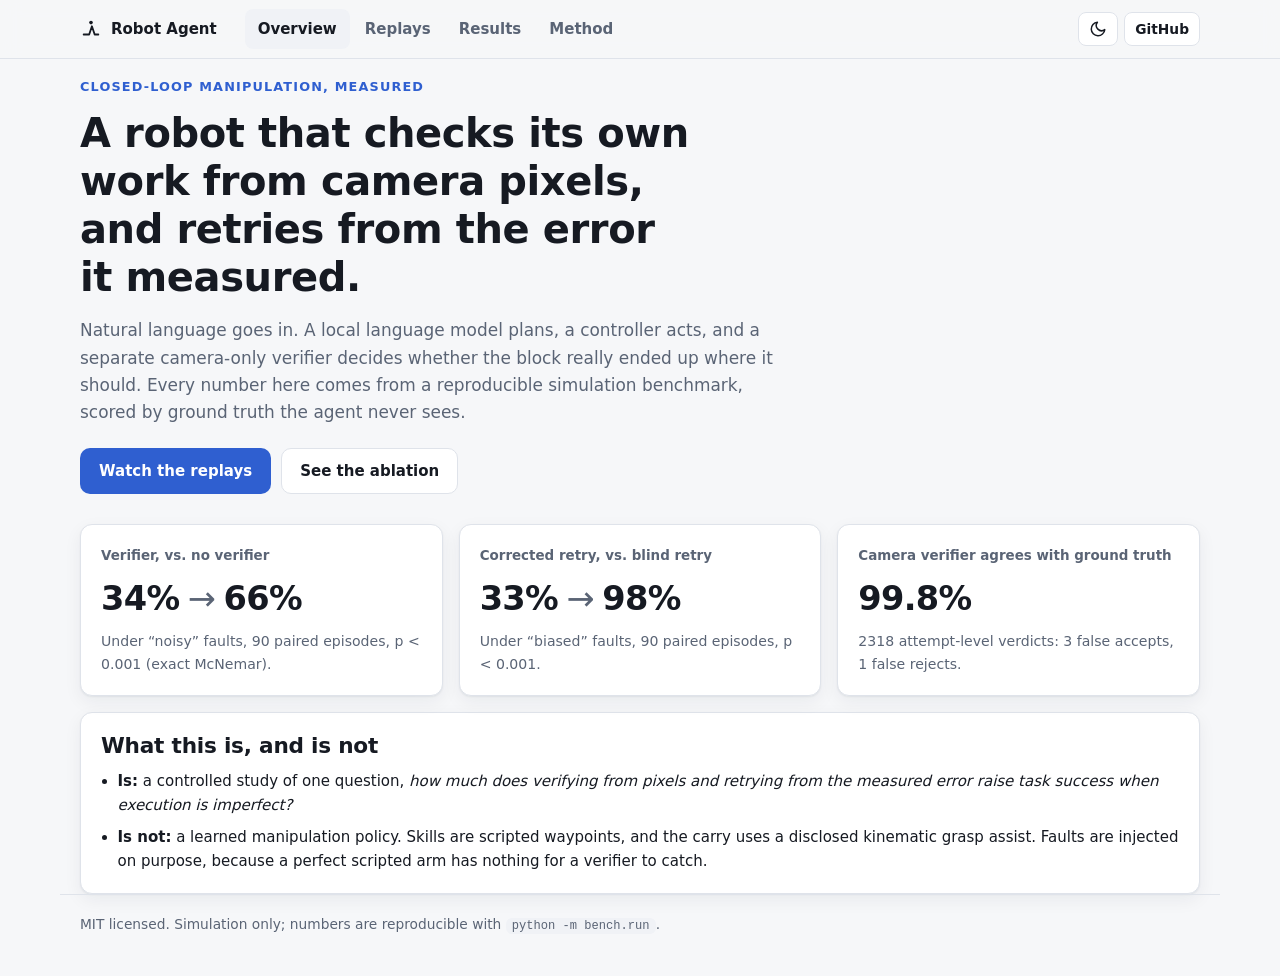
<file: web/index.html>
<!doctype html>
<html lang="en">
<head>
  <meta charset="utf-8">
  <meta name="viewport" content="width=device-width, initial-scale=1">
  <title>Language-to-Action Robot Agent: closed-loop verification, measured</title>
  <meta name="description" content="A language-to-action manipulation agent that verifies outcomes from camera pixels and retries from the measured error. Replays and ablation results.">
  <link rel="icon" href="data:image/svg+xml,%3Csvg xmlns=%27http://www.w3.org/2000/svg%27 viewBox=%270 0 24 24%27%3E%3Cpath d=%27M4 18h6l3-9 3 9h4%27 fill=%27none%27 stroke=%27%237aa7ff%27 stroke-width=%272.4%27 stroke-linecap=%27round%27 stroke-linejoin=%27round%27/%3E%3Ccircle cx=%2712%27 cy=%275%27 r=%272.2%27 fill=%27%237aa7ff%27/%3E%3C/svg%3E">
  <link rel="stylesheet" href="styles.css">
  <script>
    // Apply the saved theme before first paint to avoid a flash.
    try { var t = localStorage.getItem("theme"); if (t) document.documentElement.dataset.theme = t; } catch (e) {}
  </script>
</head>
<body>
  <a class="skip" href="#main">Skip to content</a>

  <header class="top">
    <div class="wrap top-inner">
      <a class="brand" href="#overview" aria-label="Language-to-Action Robot Agent, home">
        <svg viewBox="0 0 24 24" width="22" height="22" aria-hidden="true"><path d="M4 18h6l3-9 3 9h4" fill="none" stroke="currentColor" stroke-width="2" stroke-linecap="round" stroke-linejoin="round"/><circle cx="12" cy="5" r="2" fill="currentColor"/></svg>
        <span>Robot Agent</span>
      </a>
      <nav class="tabs" role="tablist" aria-label="Sections">
        <button role="tab" id="tab-overview" aria-controls="view-overview" data-view="overview">Overview</button>
        <button role="tab" id="tab-replays" aria-controls="view-replays" data-view="replays">Replays</button>
        <button role="tab" id="tab-results" aria-controls="view-results" data-view="results">Results</button>
        <button role="tab" id="tab-method" aria-controls="view-method" data-view="method">Method</button>
      </nav>
      <div class="top-actions">
        <button id="theme" class="icon-btn" type="button" aria-label="Toggle light and dark theme">
          <svg viewBox="0 0 24 24" width="18" height="18" aria-hidden="true"><path d="M21 12.8A9 9 0 1 1 11.2 3a7 7 0 0 0 9.8 9.8z" fill="none" stroke="currentColor" stroke-width="2" stroke-linejoin="round"/></svg>
        </button>
        <a class="link-btn" href="https://github.com/satyamshrivastav955-dotcom/language-to-action-robot-agent" rel="noopener">GitHub</a>
      </div>
    </div>
  </header>

  <main id="main" class="wrap">
    <noscript><p class="notice">This viewer needs JavaScript to load the recorded rollouts and results.</p></noscript>

    <!-- Overview -->
    <section id="view-overview" role="tabpanel" aria-labelledby="tab-overview" hidden>
      <div class="hero">
        <p class="eyebrow">Closed-loop manipulation, measured</p>
        <h1>A robot that checks its own work from camera pixels, and retries from the error it measured.</h1>
        <p class="lede">Natural language goes in. A local language model plans, a controller acts, and a separate camera-only verifier decides whether the block really ended up where it should. Every number here comes from a reproducible simulation benchmark, scored by ground truth the agent never sees.</p>
        <div class="cta">
          <button class="btn primary" type="button" data-go="replays">Watch the replays</button>
          <button class="btn" type="button" data-go="results">See the ablation</button>
        </div>
      </div>
      <div id="stats" class="stat-grid" aria-live="polite"></div>
      <div class="card callout">
        <h2>What this is, and is not</h2>
        <ul class="plain">
          <li><strong>Is:</strong> a controlled study of one question, <em>how much does verifying from pixels and retrying from the measured error raise task success when execution is imperfect?</em></li>
          <li><strong>Is not:</strong> a learned manipulation policy. Skills are scripted waypoints, and the carry uses a disclosed kinematic grasp assist. Faults are injected on purpose, because a perfect scripted arm has nothing for a verifier to catch.</li>
        </ul>
      </div>
    </section>

    <!-- Replays -->
    <section id="view-replays" role="tabpanel" aria-labelledby="tab-replays" hidden>
      <div class="section-head">
        <h2>Recorded rollouts</h2>
        <p class="muted">Each clip is a real simulation run. Pick a story, then step through the attempts.</p>
      </div>
      <div class="replay-layout">
        <aside class="story-list" id="stories" aria-label="Episodes"></aside>
        <div class="player" id="player" aria-live="polite"></div>
      </div>
    </section>

    <!-- Results -->
    <section id="view-results" role="tabpanel" aria-labelledby="tab-results" hidden>
      <div class="section-head">
        <h2>Ablation: success rate with and without the verifier</h2>
        <p class="muted" id="results-sub"></p>
      </div>
      <div class="seg" id="profile-seg" role="radiogroup" aria-label="Fault profile"></div>
      <p class="muted small" id="profile-desc"></p>
      <div id="results-table" class="card flush"></div>
      <div id="paired" class="card"></div>
      <div id="maniskill" class="card" hidden></div>
      <div class="two-col">
        <div id="confusion" class="card"></div>
        <div id="planners" class="card"></div>
      </div>
    </section>

    <!-- Method -->
    <section id="view-method" role="tabpanel" aria-labelledby="tab-method" hidden>
      <div class="section-head">
        <h2>How it works</h2>
        <p class="muted">One loop per subtask. The ground-truth oracle sits outside it and is read only to score the result.</p>
      </div>
      <div class="card"><div id="diagram"></div></div>
      <div class="two-col">
        <div class="card">
          <h3>Perception</h3>
          <p>An overhead RGB-D camera with sensor noise. Colour segmentation plus depth gives block centres; a local VLM (Qwen3-VL via Ollama) is the alternative grounder. The arm is moved out of view before each look.</p>
        </div>
        <div class="card">
          <h3>Verification and retry</h3>
          <p>The verifier measures where the block is relative to where it should be. A failed check yields an error vector. The corrected retry shifts the next release by that vector; the blind retry just repeats.</p>
        </div>
      </div>
      <div class="card">
        <h3>Limits you should know</h3>
        <ul class="plain" id="limits"></ul>
      </div>
    </section>
  </main>

  <footer class="wrap foot">
    <span>MIT licensed. Simulation only; numbers are reproducible with <code>python -m bench.run</code>.</span>
  </footer>

  <script src="app.js" defer></script>
</body>
</html>
</file>
<file: web/styles.css>
/* Design tokens ------------------------------------------------------- */
:root {
  --bg: #0e1014;
  --surface: #151820;
  --surface-2: #1b1f29;
  --border: #272c38;
  --text: #e8ebf1;
  --muted: #9aa3b4;
  --accent: #7aa7ff;
  --accent-ink: #0b1020;
  --ok: #4cc38a;
  --bad: #f0736b;
  --warn: #e9b44c;
  --shadow: 0 1px 0 rgba(255,255,255,.03) inset, 0 8px 24px rgba(0,0,0,.28);
  --radius: 12px;
  --mono: ui-monospace, "Cascadia Code", "SF Mono", Menlo, Consolas, monospace;
  --sans: ui-sans-serif, system-ui, -apple-system, "Segoe UI", Inter, Roboto, "Helvetica Neue", Arial, sans-serif;
  color-scheme: dark;
}
:root[data-theme="light"] {
  --bg: #f6f7f9; --surface: #ffffff; --surface-2: #f0f2f6; --border: #dfe3ea;
  --text: #161a22; --muted: #5a6475; --accent: #2f5fd0; --accent-ink: #ffffff;
  --ok: #1a8f5a; --bad: #c9453c; --warn: #a8740f;
  --shadow: 0 1px 2px rgba(20,30,50,.06), 0 6px 18px rgba(20,30,50,.06);
  color-scheme: light;
}
@media (prefers-color-scheme: light) {
  :root:not([data-theme="dark"]) {
    --bg: #f6f7f9; --surface: #ffffff; --surface-2: #f0f2f6; --border: #dfe3ea;
    --text: #161a22; --muted: #5a6475; --accent: #2f5fd0; --accent-ink: #ffffff;
    --ok: #1a8f5a; --bad: #c9453c; --warn: #a8740f;
    --shadow: 0 1px 2px rgba(20,30,50,.06), 0 6px 18px rgba(20,30,50,.06);
    color-scheme: light;
  }
}

/* Base --------------------------------------------------------------- */
* { box-sizing: border-box; }
html { scroll-behavior: smooth; }
body { margin: 0; background: var(--bg); color: var(--text); font: 15px/1.6 var(--sans); -webkit-font-smoothing: antialiased; }
h1, h2, h3 { line-height: 1.2; margin: 0; letter-spacing: -0.01em; }
h1 { font-size: clamp(1.7rem, 3.6vw, 2.5rem); font-weight: 700; max-width: 22ch; }
h2 { font-size: 1.35rem; font-weight: 650; }
h3 { font-size: 1rem; font-weight: 650; margin-bottom: 6px; }
p { margin: 0 0 12px; }
a { color: var(--accent); }
code { font-family: var(--mono); font-size: .88em; background: var(--surface-2); padding: 1px 6px; border-radius: 6px; }
.wrap { max-width: 1160px; margin: 0 auto; padding: 0 20px; }
.muted { color: var(--muted); }
.small { font-size: .86rem; }
.skip { position: absolute; left: -999px; top: 8px; background: var(--accent); color: var(--accent-ink); padding: 8px 12px; border-radius: 8px; z-index: 50; }
.skip:focus { left: 12px; }
:focus-visible { outline: 2px solid var(--accent); outline-offset: 2px; border-radius: 6px; }
[hidden] { display: none !important; }

/* Header ------------------------------------------------------------- */
.top { position: sticky; top: 0; z-index: 20; background: color-mix(in srgb, var(--bg) 86%, transparent); backdrop-filter: blur(10px); border-bottom: 1px solid var(--border); }
.top-inner { display: flex; align-items: center; gap: 18px; height: 58px; }
.brand { display: inline-flex; align-items: center; gap: 9px; font-weight: 650; color: var(--text); text-decoration: none; }
.tabs { display: flex; gap: 2px; margin-left: 10px; overflow-x: auto; scrollbar-width: none; }
.tabs button { background: none; border: 0; color: var(--muted); font: inherit; font-weight: 550; padding: 8px 13px; border-radius: 8px; cursor: pointer; white-space: nowrap; }
.tabs button:hover { color: var(--text); background: var(--surface); }
.tabs button[aria-selected="true"] { color: var(--text); background: var(--surface-2); }
.top-actions { margin-left: auto; display: flex; align-items: center; gap: 6px; }
.icon-btn, .link-btn { display: inline-flex; align-items: center; justify-content: center; height: 34px; min-width: 34px; padding: 0 10px; border: 1px solid var(--border); background: var(--surface); color: var(--text); border-radius: 8px; cursor: pointer; text-decoration: none; font: inherit; font-size: .86rem; font-weight: 550; }
.icon-btn:hover, .link-btn:hover { border-color: var(--accent); }

/* Layout pieces ------------------------------------------------------- */
main { padding-top: 34px; padding-bottom: 56px; min-height: 70vh; }
.section-head { margin-bottom: 20px; }
.section-head p { margin: 6px 0 0; }
.card { background: var(--surface); border: 1px solid var(--border); border-radius: var(--radius); padding: 20px; margin-top: 16px; box-shadow: var(--shadow); }
.card.flush { padding: 0; overflow: hidden; }
.two-col { display: grid; grid-template-columns: 1fr 1fr; gap: 16px; }
.two-col > .card { margin-top: 16px; }
@media (max-width: 860px) { .two-col { grid-template-columns: 1fr; } }
.notice { padding: 12px 14px; border: 1px solid var(--warn); border-radius: 10px; }
.plain { margin: 0; padding-left: 1.1em; display: grid; gap: 8px; }
.foot { padding-top: 18px; padding-bottom: 40px; color: var(--muted); font-size: .86rem; border-top: 1px solid var(--border); }

/* Hero ---------------------------------------------------------------- */
.hero { padding: 18px 0 30px; }
.eyebrow { color: var(--accent); font-weight: 650; font-size: .8rem; text-transform: uppercase; letter-spacing: .09em; margin-bottom: 12px; }
.lede { color: var(--muted); font-size: 1.06rem; max-width: 66ch; margin-top: 16px; }
.cta { display: flex; gap: 10px; flex-wrap: wrap; margin-top: 22px; }
.btn { font: inherit; font-weight: 600; padding: 10px 18px; border-radius: 10px; border: 1px solid var(--border); background: var(--surface); color: var(--text); cursor: pointer; }
.btn:hover { border-color: var(--accent); }
.btn.primary { background: var(--accent); color: var(--accent-ink); border-color: transparent; }
.btn.primary:hover { filter: brightness(1.08); }
.stat-grid { display: grid; grid-template-columns: repeat(3, 1fr); gap: 16px; }
@media (max-width: 860px) { .stat-grid { grid-template-columns: 1fr; } }
.stat { background: var(--surface); border: 1px solid var(--border); border-radius: var(--radius); padding: 20px; box-shadow: var(--shadow); }
.stat .k { color: var(--muted); font-size: .84rem; font-weight: 600; }
.stat .v { font-size: 2.1rem; font-weight: 720; letter-spacing: -0.02em; margin: 6px 0 4px; font-variant-numeric: tabular-nums; }
.stat .v .arrow { color: var(--muted); font-weight: 500; padding: 0 .25em; }
.stat .d { color: var(--muted); font-size: .88rem; }
.callout h2 { margin-bottom: 10px; }

/* Replays ------------------------------------------------------------- */
.replay-layout { display: grid; grid-template-columns: 300px 1fr; gap: 20px; align-items: start; }
@media (max-width: 960px) { .replay-layout { grid-template-columns: 1fr; } }
.story-list { display: grid; gap: 10px; }
.story { text-align: left; font: inherit; color: inherit; width: 100%; background: var(--surface); border: 1px solid var(--border); border-radius: var(--radius); padding: 14px 16px; cursor: pointer; }
.story:hover { border-color: color-mix(in srgb, var(--accent) 60%, var(--border)); }
.story[aria-current="true"] { border-color: var(--accent); box-shadow: 0 0 0 1px var(--accent) inset; }
.story .t { font-weight: 650; display: block; }
.story .s { color: var(--muted); font-size: .85rem; display: block; margin-top: 3px; }
.chips { display: flex; gap: 6px; flex-wrap: wrap; margin-top: 9px; }
.chip { font-size: .74rem; font-weight: 600; padding: 2px 8px; border-radius: 99px; border: 1px solid var(--border); color: var(--muted); background: var(--surface-2); }
.chip.ok { color: var(--ok); border-color: color-mix(in srgb, var(--ok) 45%, var(--border)); }
.chip.bad { color: var(--bad); border-color: color-mix(in srgb, var(--bad) 45%, var(--border)); }
.player { background: var(--surface); border: 1px solid var(--border); border-radius: var(--radius); padding: 18px; box-shadow: var(--shadow); min-width: 0; }
.player h3 { font-size: 1.15rem; margin-bottom: 2px; }
.player .instr { color: var(--muted); margin-bottom: 14px; }
.row { display: flex; flex-wrap: wrap; align-items: center; gap: 8px; margin: 10px 0; }
.row .label { color: var(--muted); font-size: .78rem; font-weight: 650; text-transform: uppercase; letter-spacing: .06em; min-width: 74px; }
.pill { font: inherit; font-size: .86rem; font-weight: 600; padding: 6px 12px; border-radius: 8px; border: 1px solid var(--border); background: var(--surface-2); color: var(--text); cursor: pointer; display: inline-flex; gap: 7px; align-items: center; }
.pill:hover { border-color: var(--accent); }
.pill[aria-pressed="true"] { background: var(--accent); color: var(--accent-ink); border-color: transparent; }
.pill .g { font-weight: 800; }
.pill .g.ok { color: var(--ok); } .pill .g.bad { color: var(--bad); }
.pill[aria-pressed="true"] .g { color: inherit; }
.stage { display: grid; grid-template-columns: 1.45fr 1fr; gap: 16px; margin-top: 12px; }
@media (max-width: 860px) { .stage { grid-template-columns: 1fr; } }
.media { background: #000; border-radius: 10px; overflow: hidden; border: 1px solid var(--border); position: relative; aspect-ratio: 4 / 3; }
.media video, .media img { width: 100%; height: 100%; object-fit: contain; display: block; background: #000; }
.media .cap { position: absolute; left: 8px; top: 8px; font-size: .72rem; font-weight: 650; background: rgba(0,0,0,.6); color: #fff; padding: 2px 8px; border-radius: 99px; }
.facts { display: grid; gap: 12px; align-content: start; }
.verdict { border: 1px solid var(--border); border-radius: 10px; padding: 12px 14px; background: var(--surface-2); }
.verdict .h { color: var(--muted); font-size: .76rem; font-weight: 650; text-transform: uppercase; letter-spacing: .06em; }
.verdict .b { font-size: 1.1rem; font-weight: 700; margin-top: 2px; }
.verdict.ok .b { color: var(--ok); } .verdict.bad .b { color: var(--bad); } .verdict.na .b { color: var(--muted); }
.verdict .n { color: var(--muted); font-size: .84rem; margin-top: 2px; }
.kv { display: grid; grid-template-columns: auto 1fr; gap: 6px 14px; font-size: .88rem; margin: 0; }
.kv dt { color: var(--muted); } .kv dd { margin: 0; font-family: var(--mono); font-size: .84rem; }
.hint { color: var(--muted); font-size: .8rem; margin-top: 12px; }
kbd { font-family: var(--mono); font-size: .78rem; border: 1px solid var(--border); border-bottom-width: 2px; border-radius: 5px; padding: 0 5px; background: var(--surface-2); }

/* Results ------------------------------------------------------------- */
.seg { display: inline-flex; background: var(--surface); border: 1px solid var(--border); border-radius: 10px; padding: 3px; gap: 2px; flex-wrap: wrap; }
.seg button { border: 0; background: none; color: var(--muted); font: inherit; font-weight: 600; padding: 7px 14px; border-radius: 7px; cursor: pointer; }
.seg button[aria-checked="true"] { background: var(--surface-2); color: var(--text); box-shadow: 0 0 0 1px var(--border) inset; }
table { width: 100%; border-collapse: collapse; font-variant-numeric: tabular-nums; }
th, td { text-align: left; padding: 12px 16px; border-bottom: 1px solid var(--border); vertical-align: middle; }
th { font-size: .76rem; text-transform: uppercase; letter-spacing: .06em; color: var(--muted); font-weight: 650; background: var(--surface-2); }
tr:last-child td { border-bottom: 0; }
td.arm { font-weight: 600; white-space: nowrap; }
td.arm small { display: block; color: var(--muted); font-weight: 450; font-size: .78rem; white-space: normal; }
.cellwrap { min-width: 150px; }
.num { font-weight: 700; font-size: 1.02rem; }
.ci { color: var(--muted); font-size: .76rem; margin-left: 6px; }
.bar { position: relative; height: 8px; background: var(--surface-2); border-radius: 99px; margin-top: 7px; border: 1px solid var(--border); }
.bar > span { position: absolute; left: 0; top: 0; bottom: 0; border-radius: 99px; background: var(--accent); }
.bar > i { position: absolute; top: -3px; bottom: -3px; border-left: 2px solid var(--text); border-right: 2px solid var(--text); opacity: .55; }
tr.hl td.arm, tr.hl .num { color: var(--ok); }
.tbl-scroll { overflow-x: auto; }
.pairs { display: grid; gap: 10px; margin-top: 6px; }
.pair { display: grid; grid-template-columns: 1fr auto; gap: 8px 16px; padding: 10px 0; border-bottom: 1px dashed var(--border); }
.pair:last-child { border-bottom: 0; }
.pair .q { font-weight: 600; } .pair .a { color: var(--muted); font-size: .88rem; }
.sig { font-family: var(--mono); font-size: .82rem; align-self: center; text-align: right; }
.sig.yes { color: var(--ok); } .sig.no { color: var(--muted); }
.conf { display: grid; grid-template-columns: 1fr 1fr; gap: 8px; margin-top: 10px; }
.conf div { background: var(--surface-2); border: 1px solid var(--border); border-radius: 10px; padding: 10px 12px; }
.conf b { display: block; font-size: 1.4rem; font-variant-numeric: tabular-nums; }
.conf span { color: var(--muted); font-size: .8rem; }
.empty { color: var(--muted); padding: 18px; }

/* Diagram ------------------------------------------------------------- */
#diagram svg { width: 100%; height: auto; display: block; }
#diagram .node { fill: var(--surface-2); stroke: var(--border); }
#diagram .node.accent { stroke: var(--accent); }
#diagram .node.oracle { fill: transparent; stroke: var(--warn); stroke-dasharray: 5 4; }
#diagram text { fill: var(--text); font: 600 13px var(--sans); }
#diagram text.sub { fill: var(--muted); font-weight: 450; font-size: 11.5px; }
#diagram path { stroke: var(--muted); fill: none; stroke-width: 1.6; }
#diagram path.loop { stroke: var(--accent); }
#diagram polygon { fill: var(--muted); }

@media (prefers-reduced-motion: reduce) { html { scroll-behavior: auto; } * { transition: none !important; animation: none !important; } }
</file>
